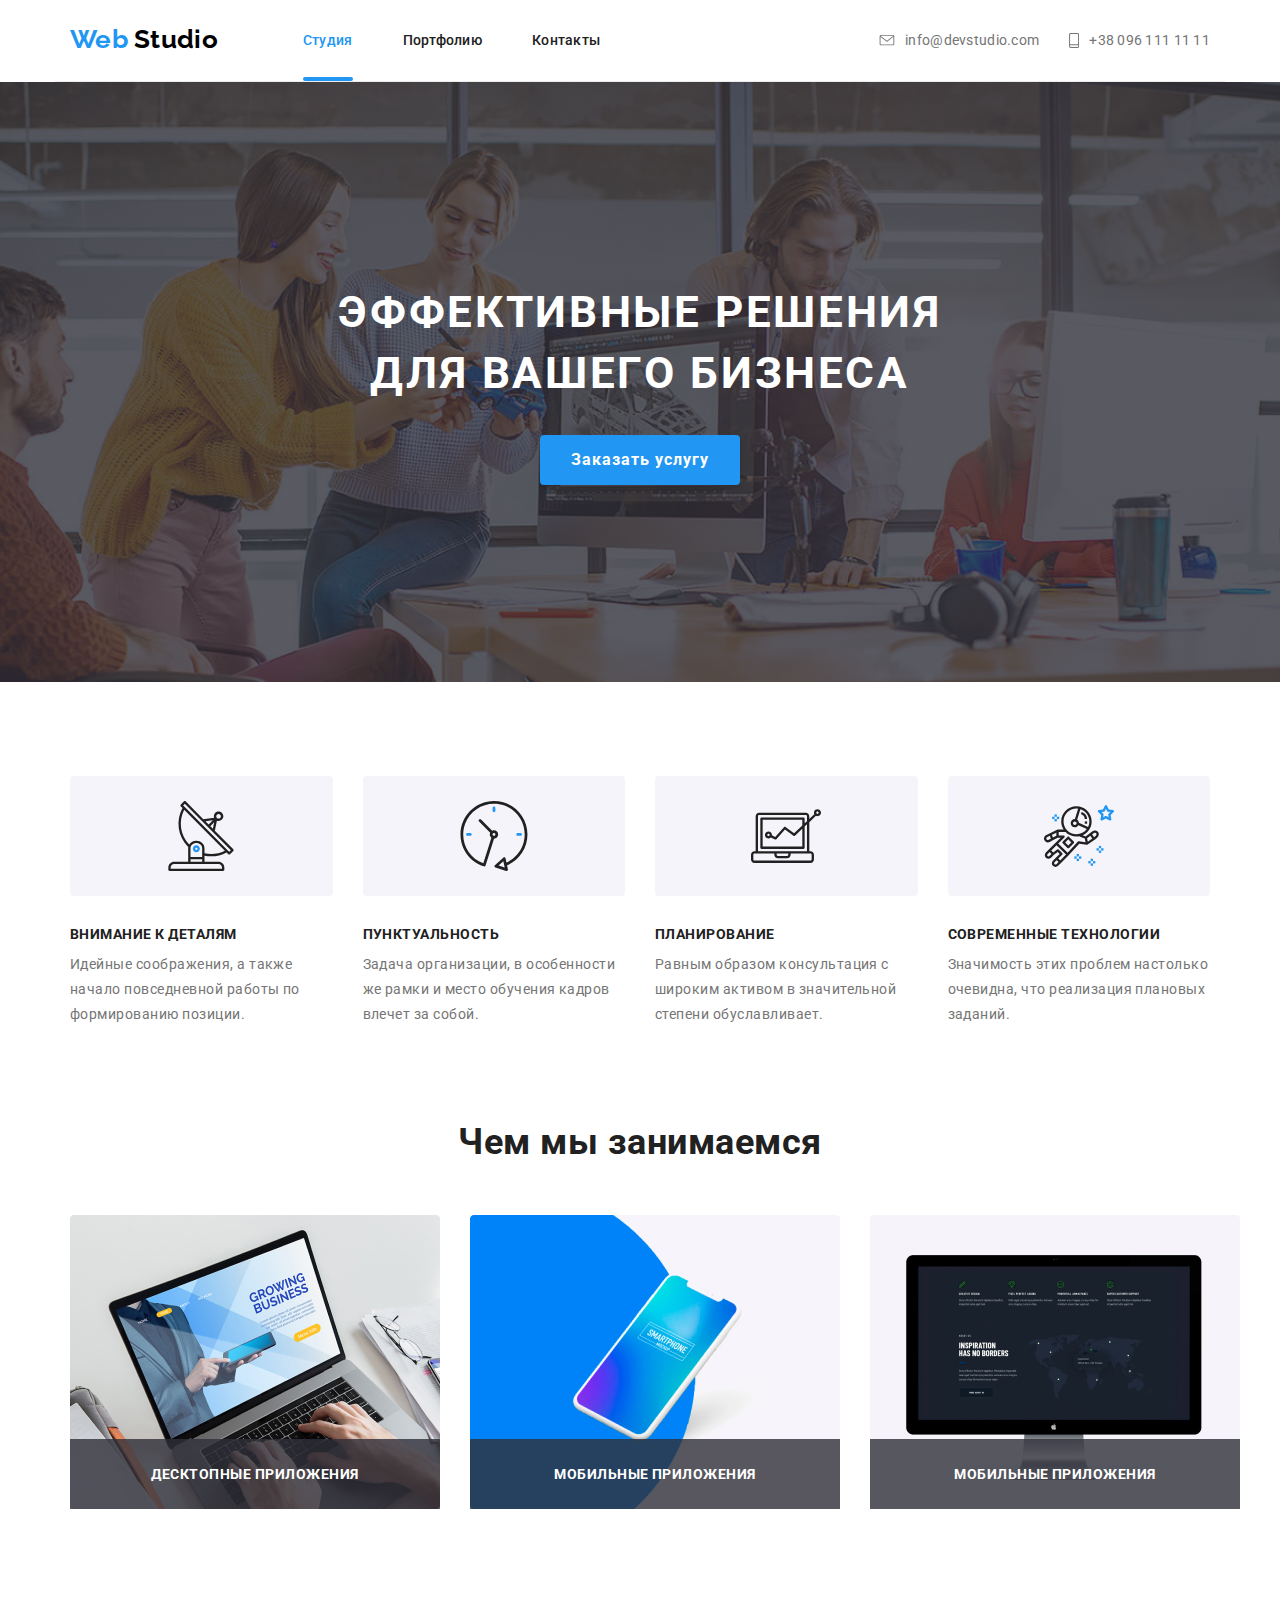
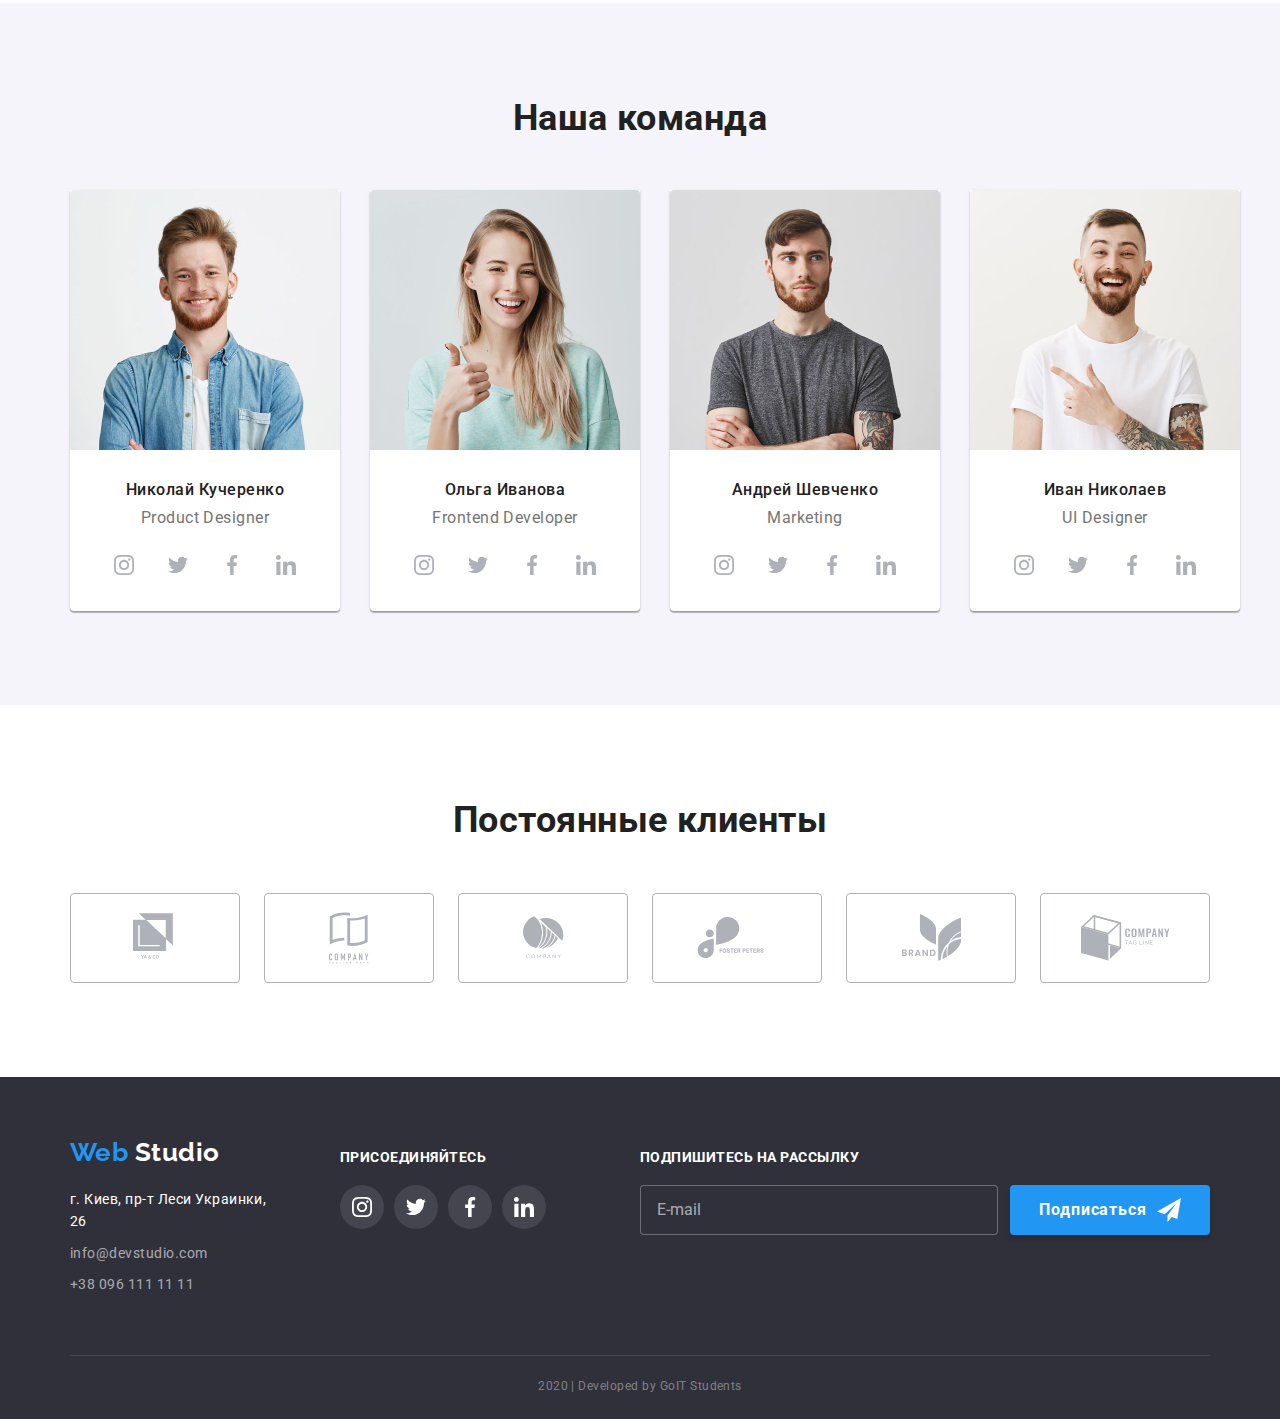
<file: index.html>
<!DOCTYPE html>
<html lang="ru">
  <head>
    <meta charset="UTF-8" />
    <meta name="viewport" content="width=device-width, initial-scale=1.0" />
    <title>Web Studio v.1</title>
    <link
      href="https://fonts.googleapis.com/css2?family=Roboto:wght@400;500;700&display=swap"
      rel="stylesheet"
    />
    <link
      href="https://fonts.googleapis.com/css2?family=Raleway:wght@700&display=swap"
      rel="stylesheet"
    />
    <link rel="stylesheet" href="./CSS/main.min.css" />
  </head>

  <body>
    <header class="conteiner-header">
      <div class="main-nav">
        <nav class="link-nav">
        <a class="main-logo" href="index.html">
          <span class="blue"> Web</span> Studio</a>
      
        <ul class="link">
          <li class="nav-li">
            <a href="./index.html" class="link-current">Студия</a>
          </li>
          <li class="nav-li"><a href="portfolio.html">Портфолию</a></li>
          <li class="nav-li"><a href="">Контакты</a></li>
        </ul>
        </nav>
      
       <address class="adress-header">
        <ul class="link">
          <li class="add-li">
            <a href="mailto:info@devstudio.com"><svg class="icon" width="16" height="11">
                <use href="./img/sprite.svg#icon-envelope"></use>
              </svg>
              info@devstudio.com
            </a>
          </li>
          <li class="add-li">
      
            <a href="tel:+380961111111">
              <svg class="icon" width="10" height="15">
                <use href="./img/sprite.svg#icon-tel"></use>
              </svg>
              +38 096 111 11 11</a>
          </li>
        </ul>
       </address>
      </div>
        </header>

<!--hero-->

    <main>
      <section class="hero">
        
       <h1 class="hero-title">Эффективные решения</br> для вашего бизнеса</h1>
       <button data-open-modal class="button-styles" type="button">Заказать услугу</button>
       <!--modal win-->
       <div class="backdrop is-hidden" data-backdrop>
         <div class="modal">
           <a  class="close-modal" data-close-modal  href="" >
             <svg class="icon-modal" width="11" height="11">
             <use href="./img/sprite.svg#icon-x-1"></use>
             </svg>
           </a>
          <b class="form-b">Оставьте свои данные, мы вам перезвоним</b>

         <form class="form js-speaker-form" autocomplete="off">
          
         <label class="form-fild">
           <input type="text" class="form-input"  name="name" placeholder=" ">
           <span class="form-label">Имя</span>
           <svg class="icon-form" width="12" height="12">
           <use href="./img/sprite.svg#icon-name-1"></use>
           </svg>
          </label>

           <label class="form-fild">
            <input type="tel" class="form-input"  placeholder=" ">
            <span class="form-label">Телефон</span>
            <svg class="icon-form" width="14" height="14">
            <use href="./img/sprite.svg#icon-phone-1"></use>
            </svg>
          </label>

           <label class="form-fild">
            <input type="email" class="form-input"  placeholder=" ">
            <span class="form-label">Почта</span>
            <svg class="icon-form" width="18" height="18">
            <use href="./img/sprite.svg#icon-mail-1"></use>
            </svg>
           </label>

          <label class="form-fild-comment">
            <textarea class="form-comment" name="comment" placeholder="Коментарий"></textarea>
          </label>
            
              <label class="check-fild">
                <input class="checkbox" type="checkbox" name="policy" />
                <span class="border-check"></span>
                <span class="check-label">Соглашаюсь с рассылкой и принимаю  <a class="agreement" href="">Условия договора</a></span>
              </label>

            <button data-close-modal class="button-styles" type="submit">Отправить</button>
         </form>
         </div>
       </div>
       
      </section>
      <!-- Features -->
      <section class="section-features">
        <div class="conteiner">
          <ul class="features">
            <li class="features-li">
              
              <h3 class="features-tile">Внимание к деталям</h3>
              <p class="text">
                Идейные соображения, а также начало повседневной работы по
                формированию позиции.
              </p>
            </li>
            <li class="features-li">
              
              <h3 class="features-tile">Пунктуальность</h3>
              <p class="text">
                Задача организации, в особенности же рамки и место обучения
                кадров влечет за собой.
              </p>
            </li>
            <li class="features-li">
              
              <h3 class="features-tile">Планирование</h3>
              <p class="text">
                Равным образом консультация с широким активом в значительной
                степени обуславливает.
              </p>
            </li>
            <li class="features-li">
              
              <h3 class="features-tile">Современные технологии</h3>
              <p class="text">
                Значимость этих проблем настолько очевидна, что реализация
                плановых заданий.
              </p>
            </li>
          </ul>
        </div>
      </section>
      <!-- Чем мы занимаемся -->
      <section class="section-work">
        <div class="conteiner">
          <h2 class="section-title">Чем мы занимаемся</h2>

          <ul class="work">
            <li class="work-li">
              <img src="./img/img1.jpg" alt="ноутбук" width="370"
              />
              <h3 class="work-title">Десктопные приложения</h3>
            </li>
            <li class="work-li">
              <img src="./img/box.jpg" alt="телефон" width="370"
              />      
              <h3 class="work-title">Мобильные приложения</h3>
            </li>
            <li class="work-li">
              <img src="./img/desctop.jpg" alt="монитор" width="370"
              />
              <h3 class="work-title">Мобильные приложения</h3>
            </li>
          </ul>
        </div>
      </section>
      <!--Наша команда-->
      <section class="our-team">
        <div class="conteiner">
          <h2 class="section-title">Наша команда</h2>
          <ul class="team-list">
            <li class="team-li">
              <div class="team-img"><img src="./img/john.jpg" alt="Николай Кучеренко" width="270" /></div>
              <h3 class="team-link">Николай Кучеренко</h3>
              <p class="team-text">Product Designer</p>
              <ul class="social-link">
                <li >
                  <a href="" class="action">
                  <svg class="icon" width="20" height="20">
                  <use href="./img/sprite.svg#icon-instagram"></use>
                  </svg>
                </a></li>
                <li >
                  <a href="" class="action">
                  <svg class="icon"  width="20" height="20">
                  <use href="./img/sprite.svg#icon-twitter"></use>
                  </svg>
                </a></li>
                <li >
                  <a href="" class="action">
                  <svg class="icon"  width="20" height="20">
                  <use href="./img/sprite.svg#icon-facebook"></use>
                  </svg>
                </a></li>
                <li >
                  <a href="" class="action">
                  <svg class="icon"  width="20" height="20">
                <use href="./img/sprite.svg#icon-linkedin"></use>
                </svg>
              </a></li>
              </ul>
            </li>

            <li class="team-li">
              <div class="team-img"><img src="./img/marta.jpg" alt="Ольга Иванова" width="270" /></div>
              <h3 class="team-link">Ольга Иванова</h3>
              <p class="team-text">Frontend Developer</p>
              <ul class="social-link">
                <li>
                  <a href="" class="action">
                    <svg class="icon" width="20" height="20">
                      <use href="./img/sprite.svg#icon-instagram"></use>
                    </svg>
                  </a></li>
                <li>
                  <a href="" class="action">
                    <svg class="icon" width="20" height="20">
                      <use href="./img/sprite.svg#icon-twitter"></use>
                    </svg>
                  </a></li>
                <li>
                  <a href="" class="action">
                    <svg class="icon" width="20" height="20">
                      <use href="./img/sprite.svg#icon-facebook"></use>
                    </svg>
                  </a></li>
                <li>
                  <a href="" class="action">
                    <svg class="icon" width="20" height="20">
                      <use href="./img/sprite.svg#icon-linkedin"></use>
                    </svg>
                  </a></li>
              </ul>
            </li>
            <li class="team-li">
              <div class="team-img"><img src="./img/robert.jpg" alt="Андрей Шевченко" width="270" /></div>
              <h3 class="team-link">Андрей Шевченко</h3>
              <p class="team-text">Marketing</p>
              <ul class="social-link">
                <li>
                  <a href="" class="action">
                    <svg class="icon" width="20" height="20">
                      <use href="./img/sprite.svg#icon-instagram"></use>
                    </svg>
                  </a></li>
                <li>
                  <a href="" class="action">
                    <svg class="icon" width="20" height="20">
                      <use href="./img/sprite.svg#icon-twitter"></use>
                    </svg>
                  </a></li>
                <li>
                  <a href="" class="action">
                    <svg class="icon" width="20" height="20">
                      <use href="./img/sprite.svg#icon-facebook"></use>
                    </svg>
                  </a></li>
                <li>
                  <a href="" class="action">
                    <svg class="icon" width="20" height="20">
                      <use href="./img/sprite.svg#icon-linkedin"></use>
                    </svg>
                  </a></li>
              </ul>
            </li>
            <li class="team-li">
              <div class="team-img"><img src="./img/martin.jpg" alt="Иван Николаев" width="270" /></div>
              <h3 class="team-link">Иван Николаев</h3>
              <p class="team-text">UI Designer</p>
              <ul class="social-link">
                <li>
                  <a href="" class="action">
                    <svg class="icon" width="20" height="20">
                      <use href="./img/sprite.svg#icon-instagram"></use>
                    </svg>
                  </a></li>
                <li>
                  <a href="" class="action">
                    <svg class="icon" width="20" height="20">
                      <use href="./img/sprite.svg#icon-twitter"></use>
                    </svg>
                  </a></li>
                <li>
                  <a href="" class="action">
                    <svg class="icon" width="20" height="20">
                      <use href="./img/sprite.svg#icon-facebook"></use>
                    </svg>
                  </a></li>
                <li>
                  <a href="" class="action">
                    <svg class="icon" width="20" height="20">
                      <use href="./img/sprite.svg#icon-linkedin"></use>
                    </svg>
                  </a></li>
              </ul>
            </li>
          </ul>
        </div>
      </section>
      <!--Постоянные клиенты-->
      <section class="our-customer">
        <div class="conteiner">
          <h2 class="section-title">Постоянные клиенты</h2>
          <ul class="customer-list">
            <li class="customer-li">
              <a href="" class="company"><svg class="icon" width="44" height="49">
              <use href="./img/sprite.svg#icon-logo1"></use>
              </svg></a>
            </li>
            <li class="customer-li">
              <a href="" class="company"><svg class="icon" width="40" height="52">
              <use href="./img/sprite.svg#icon-logo2"></use>
              </svg></a>
            </li>
            <li class="customer-li">
              <a href="" class="company"><svg class="icon" width="41" height="43">
              <use href="./img/sprite.svg#icon-logo3"></use>
              </svg></a>
            </li>
            <li class="customer-li">
              <a href="" class="company"><svg class="icon" width="80" height="42">
                <use href="./img/sprite.svg#icon-logo4"></use>
              </svg></a>
            </li>
            <li class="customer-li">
              <a href="" class="company">
                <svg class="icon" width="59" height="47">
              <use href="./img/sprite.svg#icon-logo5"></use>
              </svg>
            </a>
            </li>
            <li class="customer-li">
              <a href="" class="company"><svg class="icon" width="89" height="46">
              <use href="./img/sprite.svg#icon-logo6"></use>
              </svg></a>
            </li>
          </ul>
         
      </section>
    </main>

       <footer class="foot">
       <div class="conteiner">

        <div class="foot-box">
          <div class="cont-add">
          <a class="main-logo-foot" href="index.html">
          <span class="blue"> Web</span> Studio</a>
        
         <address class="adress-footer">
          <span class="sity">г. Киев, пр-т Леси Украинки, 26</span>
        
          <ul class="foot-li">
            <li class="adress-a">
              <a href="mailto:info@devstudio.com">info@devstudio.com</a>
            </li>
            <li class="adress-a"><a href="tel:+380961111111"> +38 096 111 11 11</a></li>
          </ul>
         </address>
         </div>

           <section class="foot-link">
          <div class="foot-link-social-link">
            <h3 class="porto">Подписки</h3>
            <b class="foot-b">присоединяйтесь</b>
            <ul class="social-link-footer">
              <li><a href="" class="action-foot">
                  <svg class="icon" width="20" height="20">
                    <use href="./img/sprite.svg#icon-instagram"></use>
                  </svg></a>
              </li>
              <li><a href="" class="action-foot">
                  <svg class="icon" width="20" height="20">
                    <use href="./img/sprite.svg#icon-twitter"></use>
                  </svg></a>
              </li>
              <li><a href="" class="action-foot">
                  <svg class="icon" width="20" height="20">
                    <use href="./img/sprite.svg#icon-facebook"></use>
                  </svg></a>
              </li>
              <li><a href="" class="action-foot">
                  <svg class="icon" width="20" height="20">
                    <use href="./img/sprite.svg#icon-linkedin"></use>
                  </svg></a></li>
            </ul>
          </div>
           
             <div class="foot-link-social">
              <b class="foot-b">подпишитесь на рассылку</b>
             <form class="telega-form">
              <div class="form-flex">
                <input type="email" name="email" class="email" placeholder="E-mail">
                <button class="button-styles-foot" type="submit">
                  <span class="dial">Подписаться</span>
                  <svg class="icon-foot" width="24" height="24">
                    <use href="./img/sprite.svg#icon-icon-send-1"></use>
                  </svg>
                </button>
                
              </div>
              
             </form>
             </div>
           </div>
          
         
        
       
           <div><p class="end">2020 | Developed by GoIT Students</p></div>
        </section>
      </div>
    </footer>


    <script>
      const { height: pageHeaderHeight } = document
        .querySelector(".main-nav")
        .getBoundingClientRect();

      document.body.style.paddingTop = `${pageHeaderHeight}px`;
    </script>
    <script>
      const refs = {
        openModalBtn: document.querySelector('[data-open-modal]'),
        closeModalBtn: document.querySelector('[data-close-modal]'),
        backdrop: document.querySelector('[data-backdrop]'),
      };

      refs.openModalBtn.addEventListener('click', toggleModal);
      refs.closeModalBtn.addEventListener('click', toggleModal);

      refs.backdrop.addEventListener('click', logBackdropClick);

      function toggleModal() {
        refs.backdrop.classList.toggle('is-hidden');
      }

      function logBackdropClick() {
        console.log('Это клик в бекдроп');
      }
    </script>
    <script>
      (() => {
        document
          .querySelector('.js-speaker-form')
          .addEventListener('submit', e => {
            e.preventDefault();

            new FormData(e.currentTarget).forEach((value, name) =>
              console.log(`${name}: ${value}`),
            );

            e.currentTarget.reset();
          });
      })();
    </script>
  </body>

</html>
</file>
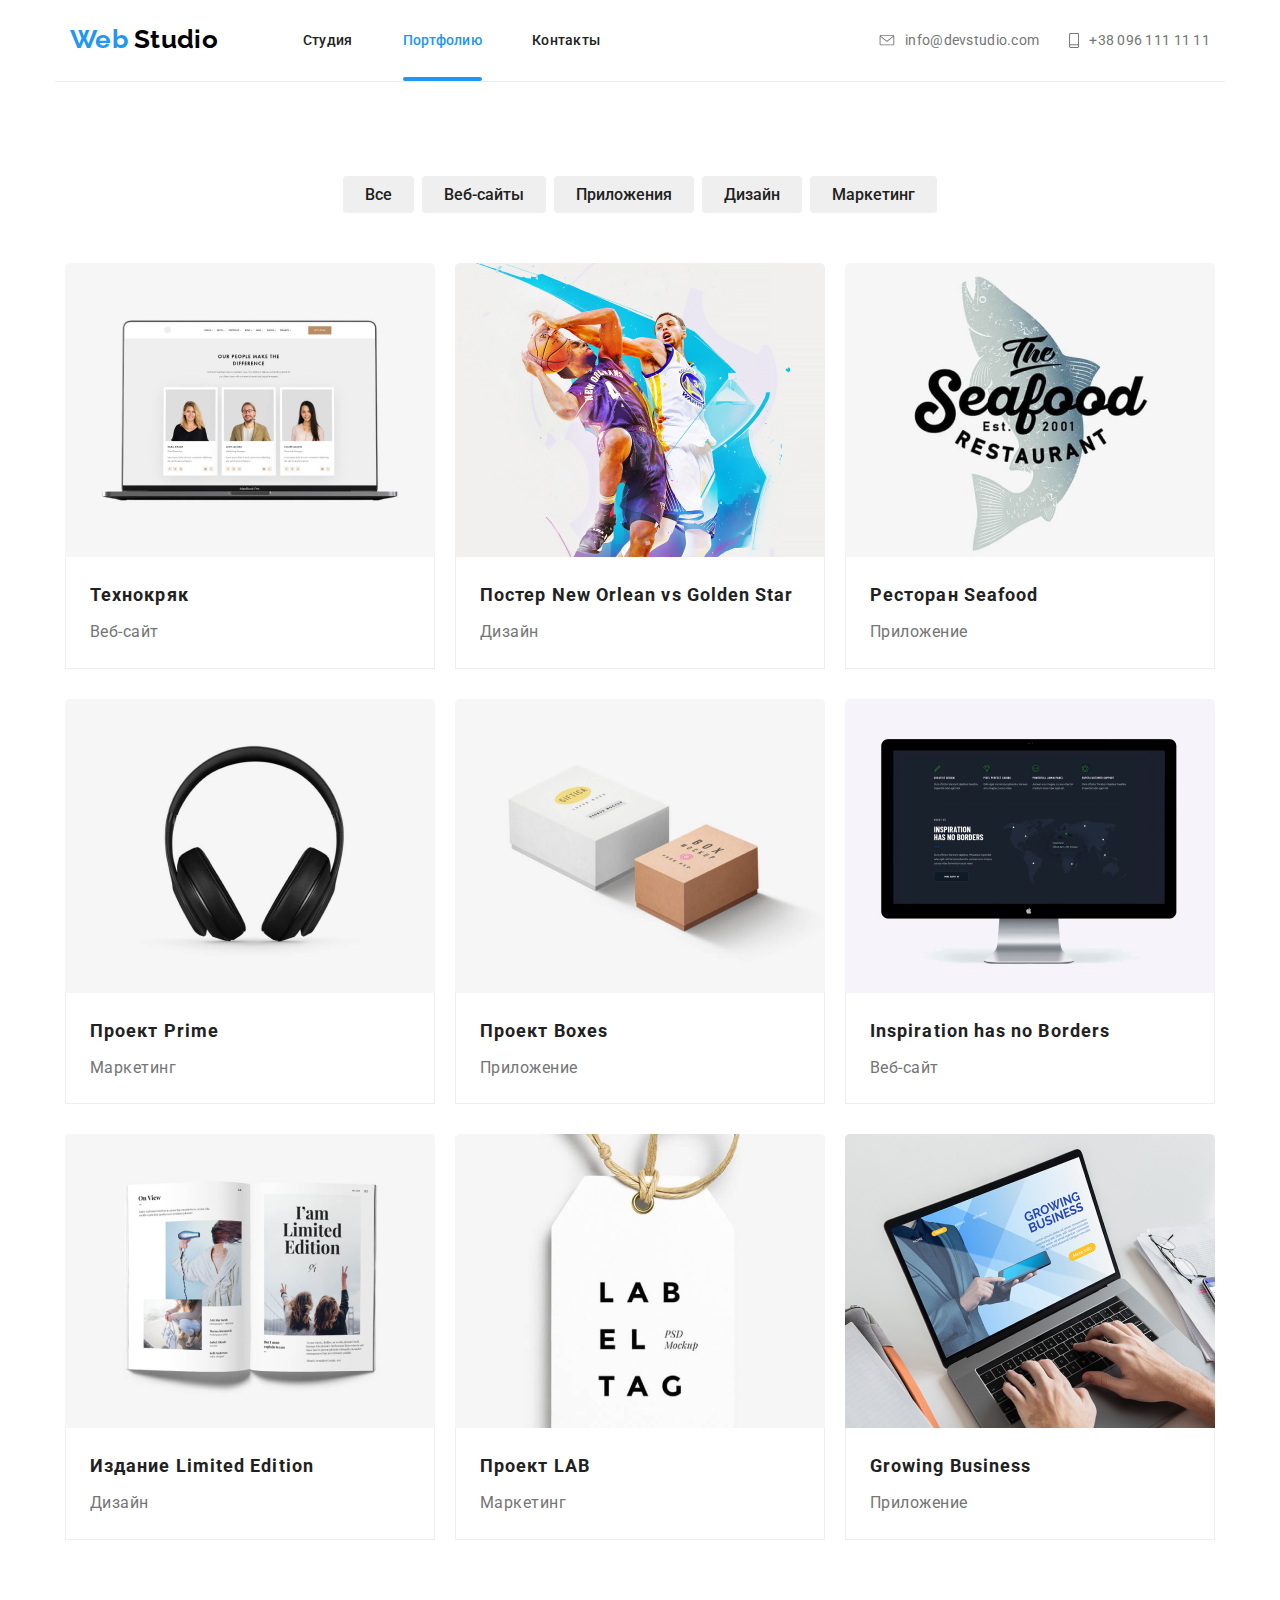
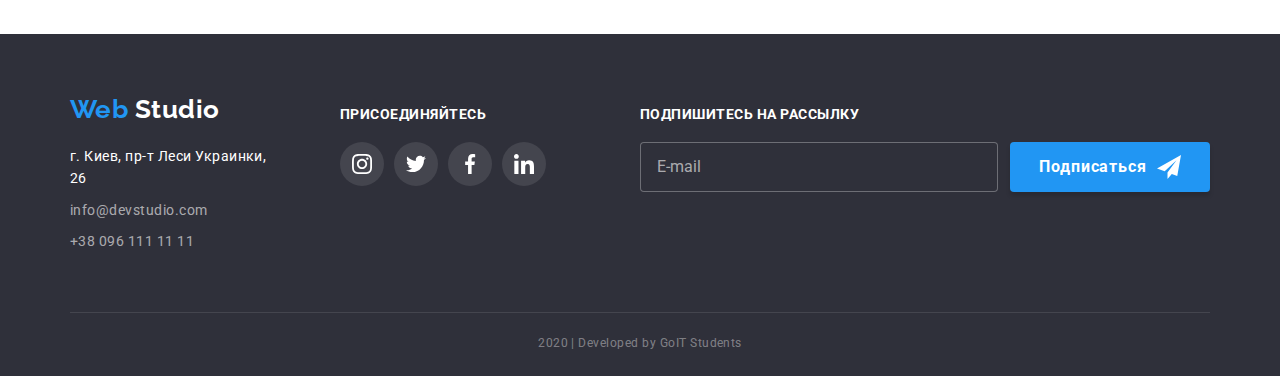
<file: portfolio.html>
<!DOCTYPE html>
<html lang="ru">
  <head>
    <meta charset="UTF-8" />
    <meta name="viewport" content="width=device-width, initial-scale=1.0" />
    <title>portfolio</title>
    <link
      href="https://fonts.googleapis.com/css2?family=Roboto:wght@400;500;700&display=swap"
      rel="stylesheet"
    />
    <link
      href="https://fonts.googleapis.com/css2?family=Raleway:wght@700&display=swap"
      rel="stylesheet"
    />
    
    <link rel="stylesheet" href="./CSS/main.min.css" />
  </head>
  <body>
  <header class="conteiner-header">
    <div class="main-nav">
      <nav class="link-nav">
        <a class="main-logo" href="index.html">
          <span class="blue"> Web</span> Studio</a>
  
        <ul class="link">
          <li class="nav-li">
            <a href="./index.html">Студия</a>
          </li>
          <li class="nav-li"><a href="portfolio.html" class="link-current">Портфолию</a></li>
          <li class="nav-li"><a href="">Контакты</a></li>
        </ul>
      </nav>
  
      <address class="adress-header">
        <ul class="link">
          <li class="add-li">
  
  
            <a href="mailto:info@devstudio.com"><svg class="icon" width="16" height="11">
                <use href="./img/sprite.svg#icon-envelope"></use>
              </svg>
              info@devstudio.com
            </a>
          </li>
          <li class="add-li">
  
            <a href="tel:+380961111111">
              <svg class="icon" width="10" height="15">
                <use href="./img/sprite.svg#icon-tel"></use>
              </svg>
              +38 096 111 11 11</a>
          </li>
        </ul>
      </address>
    </div>
  </header>
    <main>
      <section>
        <div class="conteiner">
          <h1 class="porto">Портофолио</h1>
          <div >
            <ul class="filter-list">
              <li class="filter-li">
                <button class="button-style" type="button">Все</button>
              </li>
              <li class="filter-li">
                <button class="button-style" type="button">Веб-сайты</button>
              </li>
              <li class="filter-li">
                <button class="button-style" type="button">Приложения</button>
              </li>
              <li class="filter-li">
                <button class="button-style" type="button">Дизайн</button>
              </li>
              <li class="filter-li">
                <button class="button-style" type="button">Маркетинг</button>
              </li>
            </ul>
          </div>
        </div>
      
        <div class="conteiner project-blok">
          <ul class="project-blok">
            <li class="project-elements">
              <a href="">
                <div class="project-position">
                  <img src="./img/project1.jpg" alt="проект1" width="370" />
                <div class="overlay">
                  <p class="project-text-link">
                    Технокряк это современная площадка распространения
                    коронавируса. Компании используют эту платформу для цифрового
                    шпионажа и атак на защищённые сервера конкурентов.
                  </p>
                </div>
              </div>
              
                <div class="projekt-content">
                  <h2 class="project-title">Технокряк</h2>
                <p class="projext-text">Веб-сайт</p>
              </div>
                </a>
            </li>
            
            <li class="project-elements">
              <a href="">
                <div class="project-position">
                  <img src="./img/project2.jpg" alt="проект2" width="370" />
                  <div class="overlay">
                  <p class="project-text-link">
                    Технокряк это современная площадка распространения
                    коронавируса. Компании используют эту платформу для цифрового
                    шпионажа и атак на защищённые сервера конкурентов.
                  </p>
                  </div>
                </div>
                <div class="projekt-content">
                <h2 class="project-title">Постер New Orlean vs Golden Star</h2>
                <p class="projext-text">Дизайн</p>
               </div>
                </a>
            </li>
            <li class="project-elements">
              <a href="">
                <div class="project-position">
                  <img src="./img/project3.jpg" alt="проект3" width="370" />
                <div class="overlay">
                  <p class="project-text-link">
                    Технокряк это современная площадка распространения
                    коронавируса. Компании используют эту платформу для цифрового
                    шпионажа и атак на защищённые сервера конкурентов.
                  </p>
                </div>
                </div>
                <div class="projekt-content">
                <h2 class="project-title">Ресторан Seafood</h2>
                <p class="projext-text">Приложение</p>
                </div>
                </a>
            </li>
            <li class="project-elements">
              <a href="">
                <div class="project-position">
                  <img src="./img/project4.jpg" alt="проект4" width="370" />
                  <div class="overlay">
                    <p class="project-text-link">
                      Технокряк это современная площадка распространения
                      коронавируса. Компании используют эту платформу для цифрового
                      шпионажа и атак на защищённые сервера конкурентов.
                    </p>
                  </div>
                </div>
                <div class="projekt-content">
                <h2 class="project-title">Проект Prime</h2>
                <p class="projext-text">Маркетинг</p>
                </div>
                </a>
            </li>
            <li class="project-elements">
              <a href="">
                <div class="project-position">
                  <img src="./img/project5.jpg" alt="проект5" width="370" />
                  <div class="overlay">
                    <p class="project-text-link">
                      Технокряк это современная площадка распространения
                      коронавируса. Компании используют эту платформу для цифрового
                      шпионажа и атак на защищённые сервера конкурентов.
                    </p>
                  </div>
                </div>
                <div class="projekt-content">
                <h2 class="project-title">Проект Boxes</h2>
                <p class="projext-text">Приложение</p>
                </div>
                </a>
            </li>
            <li class="project-elements">
              <a href="">
                <div class="project-position">
                  <img src="./img/project6.jpg" alt="проект6" width="370" />
                  <div class="overlay">
                    <p class="project-text-link">
                      Технокряк это современная площадка распространения
                      коронавируса. Компании используют эту платформу для цифрового
                      шпионажа и атак на защищённые сервера конкурентов.
                    </p>
                  </div>
                </div>
                <div class="projekt-content">
                <h2 class="project-title">Inspiration has no Borders</h2>
                <p class="projext-text">Веб-сайт</p>
                </div>
               </a>
            </li>
            <li class="project-elements">
              <a href="">
                <div class="project-position">
                  <img src="./img/project7.jpg" alt="проект7" width="370" />
                  <div class="overlay">
                    <p class="project-text-link">
                      Технокряк это современная площадка распространения
                      коронавируса. Компании используют эту платформу для цифрового
                      шпионажа и атак на защищённые сервера конкурентов.
                    </p>
                  </div>
                </div>
                <div class="projekt-content">
                <h2 class="project-title">Издание Limited Edition</h2>
                <p class="projext-text">Дизайн</p>
                </div>
                </a>
            </li>
            <li class="project-elements">
              <a href="">
                <div class="project-position">
                  <img src="./img/project8.jpg" alt="проект8" width="370" />
                  <div class="overlay">
                    <p class="project-text-link">
                      Технокряк это современная площадка распространения
                      коронавируса. Компании используют эту платформу для цифрового
                      шпионажа и атак на защищённые сервера конкурентов.
                    </p>
                  </div>
                </div>
                <div class="projekt-content">
                <h2 class="project-title">Проект LAB</h2>
                <p class="projext-text">Маркетинг</p>
                </div>
               </a>
            </li>
            <li class="project-elements">
              <a href="">
                <div class="project-position">
                  <img src="./img/project9.jpg" alt="проект9" width="370" />
                  <div class="overlay">
                    <p class="project-text-link">
                      Технокряк это современная площадка распространения
                      коронавируса. Компании используют эту платформу для цифрового
                      шпионажа и атак на защищённые сервера конкурентов.
                    </p>
                  </div>
                </div>
                <div class="projekt-content">
                <h2 class="project-title">Growing Business</h2>
                <p class="projext-text">Приложение</p>
                </div>
                
                </a>
            </li>
          </ul>
        </div>
      </section>
    </main>
              <footer class="foot">
                <div class="conteiner">
              
                  <div class="foot-box">
                    <div class="cont-add">
                      <a class="main-logo-foot" href="index.html">
                        <span class="blue"> Web</span> Studio</a>
              
                      <address class="adress-footer">
                        <span class="sity">г. Киев, пр-т Леси Украинки, 26</span>
              
                        <ul class="foot-li">
                          <li class="adress-a">
                            <a href="mailto:info@devstudio.com">info@devstudio.com</a>
                          </li>
                          <li class="adress-a"><a href="tel:+380961111111"> +38 096 111 11 11</a></li>
                        </ul>
                      </address>
                    </div>
              
                    <section class="foot-link">
                      <div class="foot-link-social-link">
                        <h3 class="porto">Подписки</h3>
                        <b class="foot-b">присоединяйтесь</b>
                        <ul class="social-link-footer">
                          <li><a href="" class="action-foot">
                              <svg class="icon" width="20" height="20">
                                <use href="./img/sprite.svg#icon-instagram"></use>
                              </svg></a>
                          </li>
                          <li><a href="" class="action-foot">
                              <svg class="icon" width="20" height="20">
                                <use href="./img/sprite.svg#icon-twitter"></use>
                              </svg></a>
                          </li>
                          <li><a href="" class="action-foot">
                              <svg class="icon" width="20" height="20">
                                <use href="./img/sprite.svg#icon-facebook"></use>
                              </svg></a>
                          </li>
                          <li><a href="" class="action-foot">
                              <svg class="icon" width="20" height="20">
                                <use href="./img/sprite.svg#icon-linkedin"></use>
                              </svg></a></li>
                        </ul>
                      </div>
              
                      <div class="foot-link-social">
                        <b class="foot-b">подпишитесь на рассылку</b>
                        <form class="telega-form">
                          <div class="form-flex">
                            <input type="email" name="email" class="email" placeholder="E-mail">
                            <button class="button-styles-foot" type="submit">
                              <span class="dial">Подписаться</span>
                              <svg class="icon-foot" width="24" height="24">
                                <use href="./img/sprite.svg#icon-icon-send-1"></use>
                              </svg>
                            </button>
              
                          </div>
              
                        </form>
                      </div>
                  </div>
              
              
              
              
                  <div>
                    <p class="end">2020 | Developed by GoIT Students</p>
                  </div>
                  </section>
                </div>
              </footer>
              
              
              <script>
                const { height: pageHeaderHeight } = document
                  .querySelector(".main-nav")
                  .getBoundingClientRect();

                document.body.style.paddingTop = `${pageHeaderHeight}px`;
              </script>
              <script>
                const refs = {
                  openModalBtn: document.querySelector('[data-open-modal]'),
                  closeModalBtn: document.querySelector('[data-close-modal]'),
                  backdrop: document.querySelector('[data-backdrop]'),
                };

                refs.openModalBtn.addEventListener('click', toggleModal);
                refs.closeModalBtn.addEventListener('click', toggleModal);

                refs.backdrop.addEventListener('click', logBackdropClick);

                function toggleModal() {
                  refs.backdrop.classList.toggle('is-hidden');
                }

                function logBackdropClick() {
                  console.log('Это клик в бекдроп');
                }
              </script>
              <script>
                (() => {
                  document
                    .querySelector('.js-speaker-form')
                    .addEventListener('submit', e => {
                      e.preventDefault();

                      new FormData(e.currentTarget).forEach((value, name) =>
                        console.log(`${name}: ${value}`),
                      );

                      e.currentTarget.reset();
                    });
                })();
              </script>
              </body>
              
              </html>
</file>
<file: CSS/main.min.css>
/*! normalize.css v8.0.1 | MIT License | github.com/necolas/normalize.css */html{line-height:1.15;-webkit-text-size-adjust:100%}body{margin:0}main{display:block}h1{font-size:2em;margin:0.67em 0}hr{-webkit-box-sizing:content-box;box-sizing:content-box;height:0;overflow:visible}pre{font-family:monospace, monospace;font-size:1em}a{background-color:transparent}abbr[title]{border-bottom:none;text-decoration:underline;-webkit-text-decoration:underline dotted;text-decoration:underline dotted}b,strong{font-weight:bolder}code,kbd,samp{font-family:monospace, monospace;font-size:1em}small{font-size:80%}sub,sup{font-size:75%;line-height:0;position:relative;vertical-align:baseline}sub{bottom:-0.25em}sup{top:-0.5em}img{border-style:none}button,input,optgroup,select,textarea{font-family:inherit;font-size:100%;line-height:1.15;margin:0}button,input{overflow:visible}button,select{text-transform:none}button,[type="button"],[type="reset"],[type="submit"]{-webkit-appearance:button}button::-moz-focus-inner,[type="button"]::-moz-focus-inner,[type="reset"]::-moz-focus-inner,[type="submit"]::-moz-focus-inner{border-style:none;padding:0}button:-moz-focusring,[type="button"]:-moz-focusring,[type="reset"]:-moz-focusring,[type="submit"]:-moz-focusring{outline:1px dotted ButtonText}fieldset{padding:0.35em 0.75em 0.625em}legend{-webkit-box-sizing:border-box;box-sizing:border-box;color:inherit;display:table;max-width:100%;padding:0;white-space:normal}progress{vertical-align:baseline}textarea{overflow:auto}[type="checkbox"],[type="radio"]{-webkit-box-sizing:border-box;box-sizing:border-box;padding:0}[type="number"]::-webkit-inner-spin-button,[type="number"]::-webkit-outer-spin-button{height:auto}[type="search"]{-webkit-appearance:textfield;outline-offset:-2px}[type="search"]::-webkit-search-decoration{-webkit-appearance:none}::-webkit-file-upload-button{-webkit-appearance:button;font:inherit}details{display:block}summary{display:list-item}template{display:none}[hidden]{display:none}html{-webkit-box-sizing:border-box;box-sizing:border-box}*,*::before,*::after{-webkit-box-sizing:inherit;box-sizing:inherit}body{background-color:#fff;font-family:"Roboto", sans-serif;letter-spacing:0.03em;color:#212121}.conteiner{margin-left:auto;margin-right:auto;width:1170px;padding-left:15px;padding-right:15px}ul{display:-webkit-box;display:-ms-flexbox;display:flex;list-style-type:none;padding:0px;margin:0px}a{text-decoration:none;color:inherit}img{display:block}section{margin-top:0px}.section-title{font-weight:700;font-size:36px;line-height:1.2;text-align:center;margin-top:0px;margin-bottom:50px}.icon{fill:currentColor}.porto{display:none}.conteiner-header{display:-webkit-box;display:-ms-flexbox;display:flex;-webkit-box-align:center;-ms-flex-align:center;align-items:center;-webkit-box-pack:center;-ms-flex-pack:center;justify-content:center;position:fixed;top:0px;left:0px;right:0px;z-index:2;background-color:#fff}.main-nav{display:-webkit-box;display:-ms-flexbox;display:flex;width:1170px;padding-left:15px;padding-right:15px;border-bottom:1px solid #ececec}.link-nav{display:-webkit-box;display:-ms-flexbox;display:flex;font-weight:500;font-size:14px;line-height:1.2;letter-spacing:0.02em}.link-nav .link :hover,.link-nav .link :focus{color:#2196f3;-webkit-transition:color 250ms cubic-bezier(0.4, 0, 0.2, 1);transition:color 250ms cubic-bezier(0.4, 0, 0.2, 1)}.link-current{color:#2196f3}.link-current::after{content:"";position:absolute;left:0;bottom:0;display:block;width:100%;height:4px;border-radius:2px;background-color:#2196f3}.nav-li{position:relative;display:block;padding-top:32px;padding-bottom:32px}.nav-li::after{content:"";position:absolute;left:0;bottom:0;display:block;width:100%;height:4px;border-radius:2px;background-color:#2196f3;opacity:0;-webkit-transform:scaleX(0);transform:scaleX(0);-webkit-transition:opacity 250ms cubic-bezier(0.4, 0, 0.2, 1),-webkit-transform 250ms cubic-bezier(0.4, 0, 0.2, 1);transition:opacity 250ms cubic-bezier(0.4, 0, 0.2, 1),-webkit-transform 250ms cubic-bezier(0.4, 0, 0.2, 1);transition:transform 250ms cubic-bezier(0.4, 0, 0.2, 1),opacity 250ms cubic-bezier(0.4, 0, 0.2, 1);transition:transform 250ms cubic-bezier(0.4, 0, 0.2, 1),opacity 250ms cubic-bezier(0.4, 0, 0.2, 1),-webkit-transform 250ms cubic-bezier(0.4, 0, 0.2, 1)}.nav-li:hover::after{opacity:1;-webkit-transform:scaleX(1);transform:scaleX(1)}.link .nav-li:not(:last-child){margin-right:50px}.adress-header{margin-left:auto;font-style:normal;font-size:14px;line-height:1.15;letter-spacing:0.02em;color:#757575}.adress-header .link :hover,.adress-header .link :focus{color:#2196f3}.link .add-li:not(:first-child){margin-left:30px}.add-li{display:-webkit-box;display:-ms-flexbox;display:flex;padding-top:32px;padding-bottom:32px}.add-li a{display:-webkit-inline-box;display:-ms-inline-flexbox;display:inline-flex;-webkit-box-pack:center;-ms-flex-pack:center;justify-content:center;-webkit-box-align:center;-ms-flex-align:center;align-items:center;-webkit-transition:color 250ms cubic-bezier(0.4, 0, 0.2, 1);transition:color 250ms cubic-bezier(0.4, 0, 0.2, 1)}.add-li .icon{margin-right:10px}.main-logo{padding-top:24px;padding-bottom:25px;margin-right:85px;font-family:"Raleway", sans-serif;font-weight:700;font-size:26px;line-height:1.2;text-decoration:none;color:#000}.blue{color:#2196f3}.main-logo-foot{display:block;margin-bottom:20px;font-family:"Raleway", sans-serif;font-weight:700;font-size:26px;line-height:1.2;text-decoration:none;color:#fff}.blue{color:#2196f3}.hero{margin-left:auto;margin-right:auto;height:600px;max-width:1600px;background-image:-webkit-gradient(linear, left top, right top, from(rgba(47,48,58,0.8)), to(rgba(47,48,58,0.8))),url(../img/hero.jpg);background-image:linear-gradient(to right, rgba(47,48,58,0.8), rgba(47,48,58,0.8)),url(../img/hero.jpg);background-size:cover;background-position:center;background-repeat:no-repeat;text-align:center}.hero .hero-title{color:#fff;font-weight:700;font-size:44px;line-height:1.4;letter-spacing:0.06em;text-transform:uppercase;padding-top:200px;margin-top:0px;margin-bottom:30px}.button-styles{display:inline-block;-webkit-box-align:center;-ms-flex-align:center;align-items:center;border-radius:4px;border-style:none;width:200px;height:50px;background-color:#2196f3;color:#fff;border:1px solid transparent;-webkit-box-shadow:0px 4px 4px rgba(0,0,0,0.15);box-shadow:0px 4px 4px rgba(0,0,0,0.15);padding:0px;font-weight:700;font-size:16px;line-height:1.6;letter-spacing:0.06em;-webkit-transition-property:#f5f4fa;transition-property:#f5f4fa;-webkit-transition-duration:250ms;transition-duration:250ms;-webkit-transition-timing-function:cubic-bezier(0.4, 0, 0.2, 1);transition-timing-function:cubic-bezier(0.4, 0, 0.2, 1)}.button-styles:hover,.button-styles:focus{color:#2196f3;background-color:#fff;border:1px solid #2196f3}.button-styles-foot{display:-webkit-box;display:-ms-flexbox;display:flex;-webkit-box-pack:center;-ms-flex-pack:center;justify-content:center;-webkit-box-align:center;-ms-flex-align:center;align-items:center;border-radius:4px;border-style:none;width:200px;height:50px;background-color:#2196f3;color:#fff;fill:#fff;border:1px solid transparent;-webkit-box-shadow:0px 4px 4px rgba(0,0,0,0.15);box-shadow:0px 4px 4px rgba(0,0,0,0.15);padding:0px;-webkit-transition-property:#f5f4fa;transition-property:#f5f4fa;-webkit-transition-duration:250ms;transition-duration:250ms;-webkit-transition-timing-function:cubic-bezier(0.4, 0, 0.2, 1);transition-timing-function:cubic-bezier(0.4, 0, 0.2, 1)}.button-styles-foot:hover,.button-styles-foot:focus{color:#2196f3;fill:#2196f3;background-color:#fff;border:1px solid #2196f3}.button-style{display:-webkit-inline-box;display:-ms-inline-flexbox;display:inline-flex;border-radius:4px;border-style:none;color:#212121;padding-left:22px;padding-right:22px;padding-top:6px;padding-bottom:6px;font-weight:500;font-size:16px;line-height:1.6;-webkit-transition-property:#f5f4fa;transition-property:#f5f4fa;-webkit-transition-duration:250ms;transition-duration:250ms;-webkit-transition-timing-function:cubic-bezier(0.4, 0, 0.2, 1);transition-timing-function:cubic-bezier(0.4, 0, 0.2, 1)}.button-style:hover,.button-style:focus{color:#fff;background-color:#2196f3;-webkit-box-shadow:0px 2px 2px rgba(0,0,0,0.12),0px 1px 2px rgba(0,0,0,0.08),0px 3px 1px rgba(0,0,0,0.1);box-shadow:0px 2px 2px rgba(0,0,0,0.12),0px 1px 2px rgba(0,0,0,0.08),0px 3px 1px rgba(0,0,0,0.1)}.backdrop{position:fixed;top:0;left:0;width:100%;height:100%;z-index:3;background-color:rgba(0,0,0,0.2);opacity:1;-webkit-transition:opacity 250ms cubic-bezier(0.4, 0, 0.2, 1);transition:opacity 250ms cubic-bezier(0.4, 0, 0.2, 1)}.backdrop.is-hidden{opacity:0;pointer-events:none}.backdrop.is-hidden .modal{-webkit-transform:translate(-50%, -50%) scale(0.8);transform:translate(-50%, -50%) scale(0.8)}.modal{position:absolute;top:50%;left:50%;min-height:581px;min-width:528px;padding-top:40px;padding-right:40px;padding-bottom:40px;padding-left:40px;background-color:#fff;-webkit-box-shadow:0px 2px 1px rgba(0,0,0,0.2),0px 1px 1px rgba(0,0,0,0.14),0px 1px 3px rgba(0,0,0,0.12);box-shadow:0px 2px 1px rgba(0,0,0,0.2),0px 1px 1px rgba(0,0,0,0.14),0px 1px 3px rgba(0,0,0,0.12);border-radius:4px;-webkit-transform:translate(-50%, -50%) scale(1);transform:translate(-50%, -50%) scale(1);-webkit-transition:-webkit-transform 250ms cubic-bezier(0.4, 0, 0.2, 1);transition:-webkit-transform 250ms cubic-bezier(0.4, 0, 0.2, 1);transition:transform 250ms cubic-bezier(0.4, 0, 0.2, 1);transition:transform 250ms cubic-bezier(0.4, 0, 0.2, 1), -webkit-transform 250ms cubic-bezier(0.4, 0, 0.2, 1)}.close-modal{display:-webkit-box;display:-ms-flexbox;display:flex;-webkit-box-pack:center;-ms-flex-pack:center;justify-content:center;-webkit-box-align:center;-ms-flex-align:center;align-items:center;position:absolute;bottom:100%;left:100%;-webkit-transform:translate(-130%, 130%);transform:translate(-130%, 130%);width:30px;height:30px;border-radius:50%;fill:#000;background-color:#fff;border:1px solid rgba(0,0,0,0.1);-webkit-transition:fill 250ms cubic-bezier(0.4, 0, 0.2, 1);transition:fill 250ms cubic-bezier(0.4, 0, 0.2, 1)}.close-modal:hover,.close-modal:focus{background-color:#fff;fill:#2196f3}.form{width:448px;margin-left:auto;margin-right:auto}.form-fild{position:relative;display:block;margin-bottom:28px}.form-input{padding-top:12px;padding-bottom:12px;padding-left:42px;width:100%;resize:none;border:1px solid rgba(33,33,33,0.2);-webkit-transition:border-color 250ms cubic-bezier(0.4, 0, 0.2, 1);transition:border-color 250ms cubic-bezier(0.4, 0, 0.2, 1);border-radius:4px}.form-label{position:absolute;top:50%;left:42px;-webkit-transform:translateY(-50%);transform:translateY(-50%);font-size:14px;line-height:1.71;letter-spacing:0.01em;color:#757575}.form-comment{width:100%;height:120px;padding-top:12px;padding-bottom:12px;padding-right:16px;padding-left:16px;margin-bottom:20px;resize:none;font-size:14px;line-height:1.71;letter-spacing:0.01em;color:#757575;border:1px solid rgba(33,33,33,0.2);border-radius:4px}.form-comment [placeholder]{font-size:14px;line-height:1.71;letter-spacing:0.01em;color:#757575}.icon-form{display:inline-block;fill:#212121}.form-input:focus+.form-label,.form-input:not(:placeholder-shown)+.form-label{-webkit-transform:translateY(-50px);transform:translateY(-50px);left:16px;color:#2196f3}.form-fild:focus-within>.form-input{outline:none;border-color:#2196f3}.form-fild-comment:focus-within>.form-comment{outline:none;border-color:#2196f3}.form-fild:focus-within>.icon-form{fill:#2196f3}.form-fild-comment{display:block;margin:0px}.checkbox{position:absolute;width:1px;height:1px;margin:-1px;border:0;padding:0;clip:rect(0 0 0 0);overflow:hidden}.check-fild{display:-webkit-box;display:-ms-flexbox;display:flex;-webkit-box-align:center;-ms-flex-align:center;align-items:center;-webkit-box-pack:center;-ms-flex-pack:center;justify-content:center;margin-bottom:30px}.border-check{display:inline-block;margin-right:8px;width:16px;height:15px;border:solid 2px #212121;border-radius:2px;background-color:#fff;-webkit-transition:background-color 250ms cubic-bezier(0.4, 0, 0.2, 1);transition:background-color 250ms cubic-bezier(0.4, 0, 0.2, 1)}.check-label{font-size:14px;line-height:1.71;letter-spacing:0.01em;color:#757575}.agreement,.agreement:visited{color:#2196f3;-webkit-text-decoration-line:underline;text-decoration-line:underline}.checkbox:checked+.border-check{border-color:transparent;background-color:#2196f3;background-image:url(../img/full-check.svg);background-size:contain;background-origin:border-box}.form-b{display:block;margin-bottom:30px;font-weight:700;line-height:1.15;font-size:20px;color:#212121}.icon-form{position:absolute;top:50%;left:16px;-webkit-transform:translateY(-50%);transform:translateY(-50%)}.section-features{padding-top:94px;padding-bottom:94px}.features{-webkit-box-pack:justify;-ms-flex-pack:justify;justify-content:space-between}.features .text{color:#757575;font-weight:400;font-size:14px;line-height:1.8;margin-top:0px;margin-bottom:0px}.features-tile{margin-top:0px;margin-bottom:10px;font-weight:700;font-size:14px;line-height:1.15;text-transform:uppercase}.features-li{width:270px}.features-li::before{content:"";display:block;height:120px;border-radius:4px;background-repeat:no-repeat;background-position:center;background-color:#f5f4fa;margin-bottom:30px}.features-li:nth-child(1)::before{background-image:url(../img/antenna1.svg);background-size:70px}.features-li:nth-child(2)::before{background-image:url(../img/clock1.svg);background-size:70px}.features-li:nth-child(3)::before{background-image:url(../img/vector.svg);background-size:70px}.features-li:nth-child(4)::before{background-image:url(../img/astronaut1.svg);background-size:70px}.features .features-li:not(:last-child){margin-right:30px}.section-work{padding-bottom:94px}.work-title{display:-webkit-box;display:-ms-flexbox;display:flex;-webkit-box-align:center;-ms-flex-align:center;align-items:center;-webkit-box-pack:center;-ms-flex-pack:center;justify-content:center;width:370px;height:70px;margin:0px;position:absolute;bottom:0px;background:rgba(47,48,58,0.8);color:#fff;font-weight:700;font-size:14px;line-height:1.15;text-transform:uppercase}.work-li{position:relative}.work-li:not(:last-child){margin-right:30px}.our-team{padding-top:94px;padding-bottom:94px;background-color:#f5f4fa}.team-li{background-color:#fff;-webkit-box-shadow:0px 2px 1px rgba(0,0,0,0.2),0px 1px 1px rgba(0,0,0,0.14),0px 1px 3px rgba(0,0,0,0.12);box-shadow:0px 2px 1px rgba(0,0,0,0.2),0px 1px 1px rgba(0,0,0,0.14),0px 1px 3px rgba(0,0,0,0.12);border-radius:0px 0px 4px 4px}.team-list .team-li:not(:last-child){margin-right:30px}.team-img{margin-bottom:30px}.team-link{margin-top:0px;margin-bottom:10px;font-weight:500;font-size:16px;line-height:1.2;text-align:center}.team-text{margin-top:0px;margin-bottom:16px;color:#757575;font-weight:400;font-size:16px;text-align:center}.social-link{display:-webkit-box;display:-ms-flexbox;display:flex;-webkit-box-align:center;-ms-flex-align:center;align-items:center;-webkit-box-pack:center;-ms-flex-pack:center;justify-content:center;margin:0px;padding-bottom:24px;color:#afb1b8}.social-link .action{display:-webkit-inline-box;display:-ms-inline-flexbox;display:inline-flex;-webkit-box-pack:center;-ms-flex-pack:center;justify-content:center;-webkit-box-align:center;-ms-flex-align:center;align-items:center;width:44px;height:44px;color:#afb1b8;border-radius:50%;-webkit-transition-property:#f5f4fa;transition-property:#f5f4fa;-webkit-transition-duration:250ms;transition-duration:250ms;-webkit-transition-timing-function:cubic-bezier(0.4, 0, 0.2, 1);transition-timing-function:cubic-bezier(0.4, 0, 0.2, 1)}.social-link .action:hover,.social-link .action:focus{border-radius:50%;color:#fff;background-color:#2196f3}.social-link li:not(:last-child){margin-right:10px}.our-customer{padding-top:94px;padding-bottom:94px}.customer-list{display:-webkit-box;display:-ms-flexbox;display:flex;-webkit-box-pack:justify;-ms-flex-pack:justify;justify-content:space-between}.customer-li{display:-webkit-box;display:-ms-flexbox;display:flex}.customer-li .company:hover,.customer-li .company:focus{color:#2196f3;border-color:#2196f3}.company{display:-webkit-inline-box;display:-ms-inline-flexbox;display:inline-flex;-webkit-box-align:center;-ms-flex-align:center;align-items:center;-webkit-box-pack:center;-ms-flex-pack:center;justify-content:center;height:90px;width:170px;color:#afb1b8;border:1px solid #afb1b8;border-radius:4px;-webkit-transition-property:color;transition-property:color;-webkit-transition-duration:250ms;transition-duration:250ms;-webkit-transition-timing-function:cubic-bezier(0.4, 0, 0.2, 1);transition-timing-function:cubic-bezier(0.4, 0, 0.2, 1)}.foot{margin-top:0px;margin-bottom:0px;background-color:#2f303a}.foot-box{display:-webkit-box;display:-ms-flexbox;display:flex;border-bottom:1px solid rgba(255,255,255,0.1)}.cont-add{padding-top:60px;padding-bottom:60px;margin-right:69px}.foot-link{display:-webkit-box;display:-ms-flexbox;display:flex;padding-top:72px;padding-bottom:100px;margin:0px}.foot-link-social-link{display:block;margin-right:94px}.foot-link-social{display:block}.telega-form{display:-webkit-box;display:-ms-flexbox;display:flex;-webkit-box-pack:center;-ms-flex-pack:center;justify-content:center;-webkit-box-align:center;-ms-flex-align:center;align-items:center}.form-flex{display:-webkit-box;display:-ms-flexbox;display:flex;-webkit-box-pack:center;-ms-flex-pack:center;justify-content:center;-webkit-box-align:center;-ms-flex-align:center;align-items:center;padding:0px}.email{margin-right:12px;padding-left:16px;padding-top:15px;padding-bottom:15px;width:358px;border:1px solid rgba(255,255,255,0.3);border-radius:4px;background-color:#2f303a;color:#fff}.email::-webkit-input-placeholder{color:rgba(255,255,255,0.6);font-size:16px;line-height:1.25}.email:-ms-input-placeholder{color:rgba(255,255,255,0.6);font-size:16px;line-height:1.25}.email::-ms-input-placeholder{color:rgba(255,255,255,0.6);font-size:16px;line-height:1.25}.email::placeholder{color:rgba(255,255,255,0.6);font-size:16px;line-height:1.25}.dial{display:inline-block;text-align:center;margin-right:10px;font-weight:700;font-size:16px;line-height:1.6;letter-spacing:0.06em}.foot-li{display:block}.adress-a:not(:last-child){margin-bottom:9px}.sity{display:block;margin-bottom:9px;color:#fff}.adress-footer{color:rgba(255,255,255,0.6);font-style:normal;font-weight:400;font-size:14px;line-height:1.6}.foot-b{display:block;margin-bottom:20px;color:#fff;font-weight:700;font-size:14px;line-height:1.15;text-transform:uppercase}.social-link-footer{display:-webkit-box;display:-ms-flexbox;display:flex;-webkit-box-align:center;-ms-flex-align:center;align-items:center;-webkit-box-pack:center;-ms-flex-pack:center;justify-content:center;margin-top:20px}.social-link-footer .action-foot{display:-webkit-inline-box;display:-ms-inline-flexbox;display:inline-flex;-webkit-box-pack:center;-ms-flex-pack:center;justify-content:center;-webkit-box-align:center;-ms-flex-align:center;align-items:center;width:44px;height:44px;color:#fff;background:rgba(255,255,255,0.1);border-radius:50%;-webkit-transition-property:#f5f4fa;transition-property:#f5f4fa;-webkit-transition-duration:250ms;transition-duration:250ms;-webkit-transition-timing-function:cubic-bezier(0.4, 0, 0.2, 1);transition-timing-function:cubic-bezier(0.4, 0, 0.2, 1)}.social-link-footer .action-foot:hover,.social-link-footer .action-foot:focus{color:#fff;background-color:#2196f3}.social-link-footer li:not(:last-child){margin-right:10px}.end{padding-top:18px;padding-bottom:21px;margin:0px;background:#2f303a;font-weight:400;font-size:12px;line-height:2;text-align:center;color:rgba(255,255,255,0.4)}.filter-list{display:-webkit-box;display:-ms-flexbox;display:flex;-webkit-box-pack:center;-ms-flex-pack:center;justify-content:center;padding-top:93px;border-top:1px solid rgba(255,255,255,0.1)}.filter-list .filter-li:not(:last-child){margin-right:8px}.conteiner .project-blok{padding-top:50px;padding-bottom:94px}.project-blok{display:-webkit-box;display:-ms-flexbox;display:flex;-ms-flex-wrap:wrap;flex-wrap:wrap}.project-elements{display:-webkit-box;display:-ms-flexbox;display:flex;-webkit-box-pack:center;-ms-flex-pack:center;justify-content:center;width:calc((100% - 60px) / 3);margin-right:30px}.project-elements :hover .overlay{-webkit-transform:translateY(0%);transform:translateY(0%)}.project-elements :focus .overlay{-webkit-transform:translateY(0%);transform:translateY(0%)}.project-elements:nth-child(3n){margin-right:0px}.project-elements:nth-child(-2+3){margin-bottom:0px}.project-elements:nth-child(-n+6){margin-bottom:30px}.project-elements a:hover{-webkit-box-shadow:1px 4px 6px rgba(0,0,0,0.16),0px 4px 4px rgba(0,0,0,0.06),0px 1px 1px rgba(0,0,0,0.12);box-shadow:1px 4px 6px rgba(0,0,0,0.16),0px 4px 4px rgba(0,0,0,0.06),0px 1px 1px rgba(0,0,0,0.12)}.project-elements a:focus{-webkit-box-shadow:1px 4px 6px rgba(0,0,0,0.16),0px 4px 4px rgba(0,0,0,0.06),0px 1px 1px rgba(0,0,0,0.12);box-shadow:1px 4px 6px rgba(0,0,0,0.16),0px 4px 4px rgba(0,0,0,0.06),0px 1px 1px rgba(0,0,0,0.12)}.projekt-content{padding-left:24px;padding-right:24px;padding-top:20px;padding-bottom:20px;border-right:1px solid #eeeeee;border-bottom:1px solid #eeeeee;border-left:1px solid #eeeeee}.project-title{margin-top:0px;margin-bottom:4px;font-weight:700;font-size:18px;line-height:2;letter-spacing:0.06em}.projext-text{margin-top:0px;margin-bottom:0px;color:#757575;font-weight:400;font-size:16px;line-height:1.9}.project-position{position:relative;overflow:hidden}.overlay{position:absolute;width:100%;height:100%;top:0px;left:0px;margin:0px;background-color:rgba(33,150,243,0.9);-webkit-transform:translateY(100%);transform:translateY(100%);-webkit-transition:-webkit-transform 250ms cubic-bezier(0.4, 0, 0.2, 1);transition:-webkit-transform 250ms cubic-bezier(0.4, 0, 0.2, 1);transition:transform 250ms cubic-bezier(0.4, 0, 0.2, 1);transition:transform 250ms cubic-bezier(0.4, 0, 0.2, 1), -webkit-transform 250ms cubic-bezier(0.4, 0, 0.2, 1)}.project-text-link{display:inline-block;position:absolute;font-weight:400;font-size:18px;line-height:1.56;color:#fff;padding-top:63px;padding-bottom:63px;padding-right:24px;padding-left:24px;-webkit-transition:color 250ms cubic-bezier(0.4, 0, 0.2, 1);transition:color 250ms cubic-bezier(0.4, 0, 0.2, 1)}
/*# sourceMappingURL=main.min.css.map */
</file>
